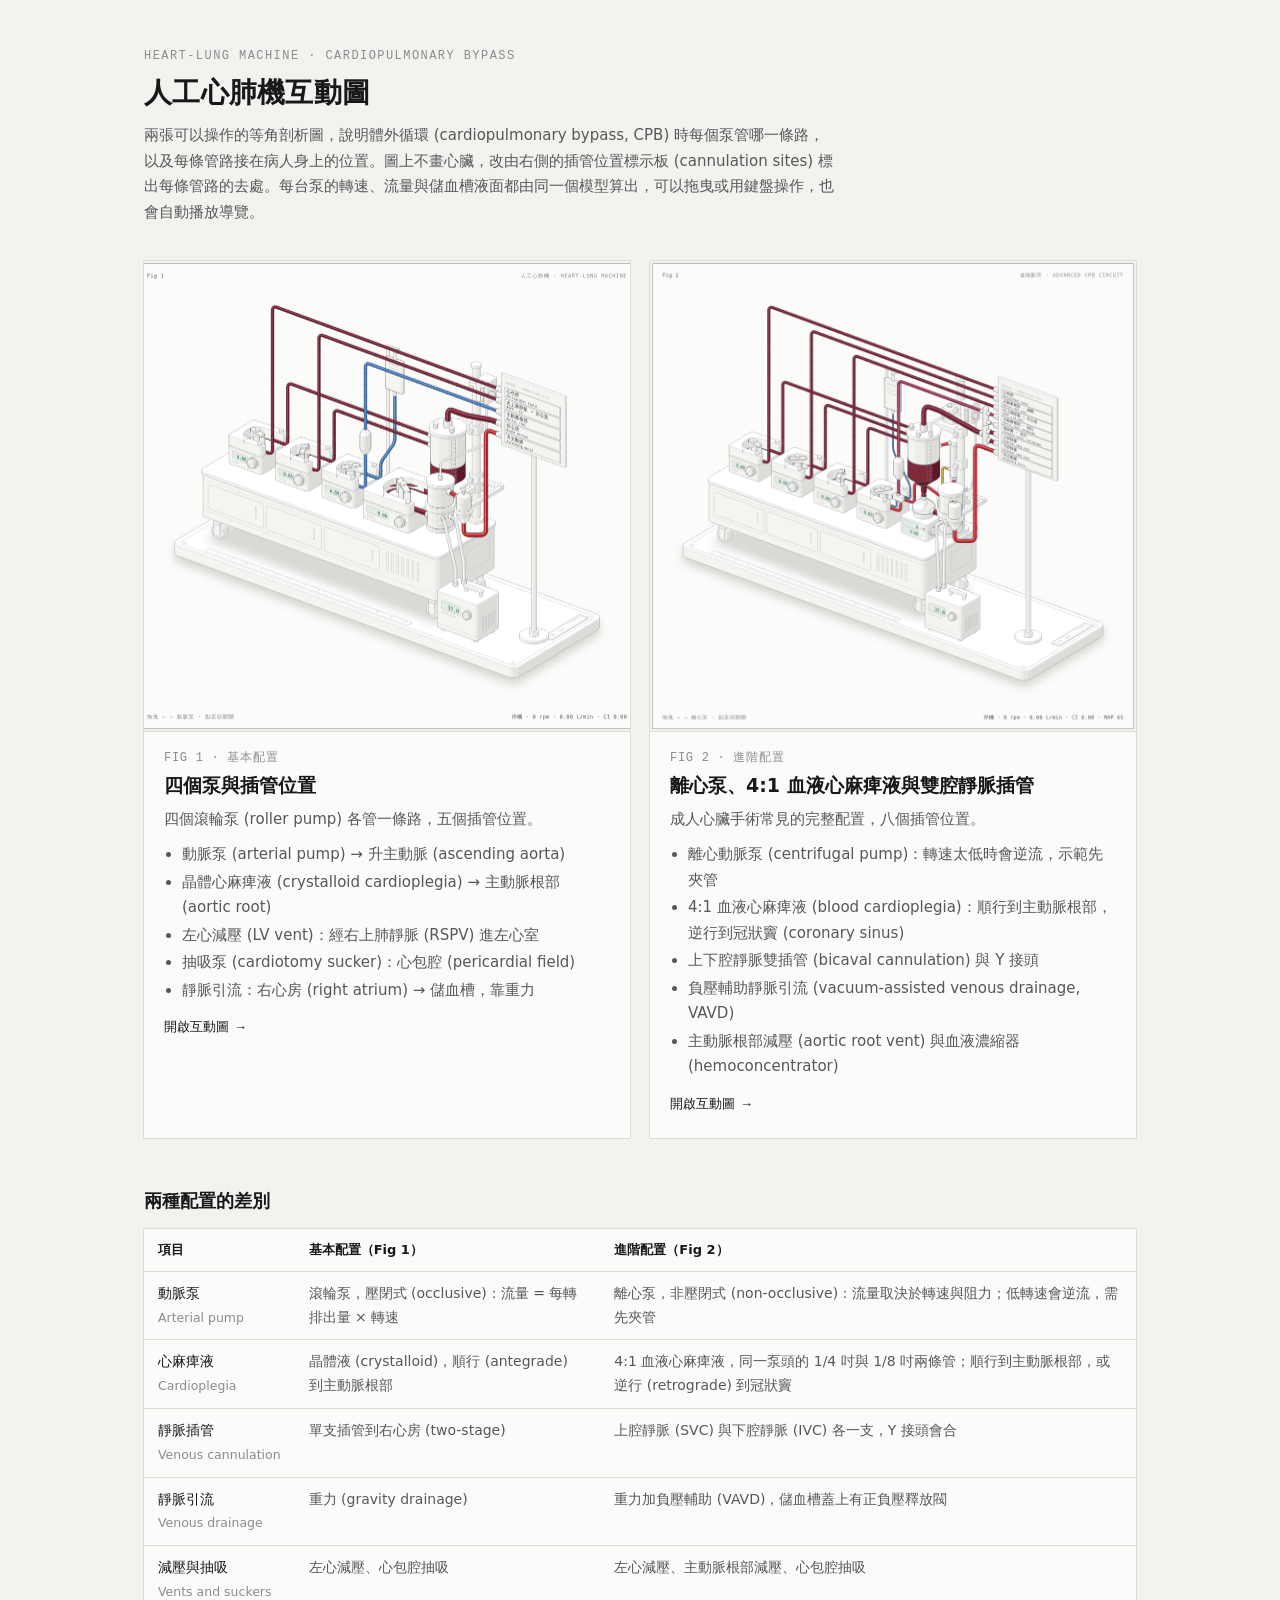
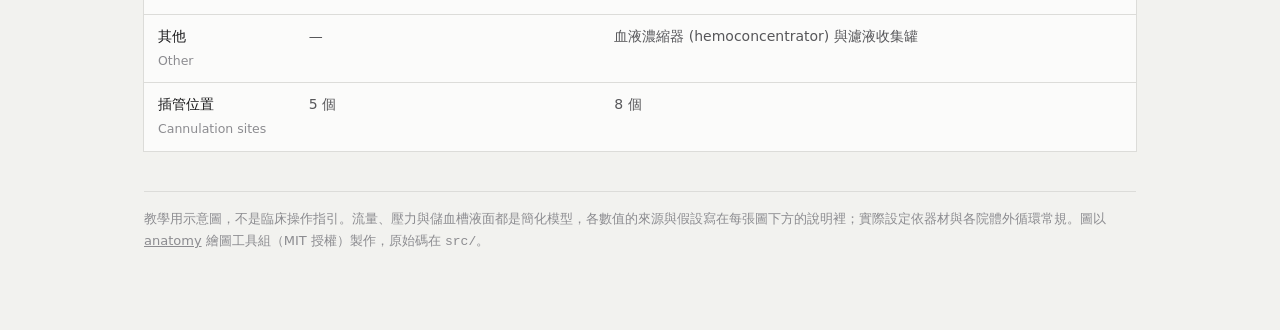
<file: index.html>
<!doctype html>
<html lang="zh-Hant">
<head>
<meta charset="utf-8">
<meta name="viewport" content="width=device-width, initial-scale=1">
<title>人工心肺機互動圖</title>
<meta name="description" content="體外循環 (cardiopulmonary bypass) 人工心肺機的等角互動圖：基本四泵配置與進階配置，標出每條管路的插管位置。">
<style>
:root {
  color-scheme: light dark;
  --page: #f2f2ef;
  --card: #fbfbfa;
  --text: #57575a;
  --strong: #18181a;
  --muted: #8c8c90;
  --line: #dcdcd9;
  --accent: #c8323a;
  --venous: #7d2a3b;
  --mono: ui-monospace, "SF Mono", Menlo, Consolas, monospace;
}
@media (prefers-color-scheme: dark) {
  :root:not([data-theme="light"]) {
    --page: #0b0b0b;
    --card: #131313;
    --text: #a3a3a3;
    --strong: #e6e6e6;
    --muted: #6e6e6e;
    --line: #2a2a2a;
    --accent: #e0646b;
    --venous: #a4485a;
  }
}
:root[data-theme="dark"] {
  --page: #0b0b0b;
  --card: #131313;
  --text: #a3a3a3;
  --strong: #e6e6e6;
  --muted: #6e6e6e;
  --line: #2a2a2a;
  --accent: #e0646b;
  --venous: #a4485a;
}
* { box-sizing: border-box; }
body {
  margin: 0;
  background: var(--page);
  color: var(--text);
  font: 15px/1.7 ui-sans-serif, system-ui, -apple-system, "PingFang TC", "Noto Sans TC", "Segoe UI", sans-serif;
  -webkit-font-smoothing: antialiased;
}
main { max-width: 1040px; margin: 0 auto; padding: 48px 24px 64px; }
.eyebrow { font: 12px/1.4 var(--mono); letter-spacing: .12em; text-transform: uppercase; color: var(--muted); margin: 0 0 10px; }
h1 { margin: 0 0 12px; color: var(--strong); font-size: 28px; line-height: 1.3; font-weight: 650; letter-spacing: .01em; }
.lead { margin: 0 0 36px; max-width: 46em; }
.cards { display: grid; grid-template-columns: repeat(2, minmax(0, 1fr)); gap: 20px; }
.card {
  display: flex;
  flex-direction: column;
  background: var(--card);
  box-shadow: 0 0 0 1px var(--line);
  color: inherit;
  text-decoration: none;
  transition: box-shadow .2s;
}
.card:hover, .card:focus-visible { box-shadow: 0 0 0 1px var(--muted); outline: none; }
.card picture, .card img { display: block; width: 100%; height: auto; aspect-ratio: 1000 / 969; object-fit: cover; }
.card img { border-bottom: 1px solid var(--line); background: var(--card); }
.card-body { padding: 18px 20px 22px; }
.card .fig { font: 12px/1.4 var(--mono); color: var(--muted); margin: 0 0 6px; letter-spacing: .06em; }
.card h2 { margin: 0 0 8px; color: var(--strong); font-size: 19px; line-height: 1.35; font-weight: 600; }
.card p { margin: 0 0 10px; }
.card ul { margin: 0; padding-left: 1.2em; }
.card li { margin: 2px 0; }
.open { display: inline-block; margin-top: 14px; font: 13px/1.4 var(--mono); color: var(--strong); }
h3 { margin: 48px 0 12px; color: var(--strong); font-size: 18px; font-weight: 600; }
.table-wrap { overflow-x: auto; background: var(--card); box-shadow: 0 0 0 1px var(--line); }
table { width: 100%; border-collapse: collapse; font-size: 14px; min-width: 560px; }
th, td { text-align: left; vertical-align: top; padding: 10px 14px; border-bottom: 1px solid var(--line); }
thead th { color: var(--strong); font-weight: 600; font-size: 13px; }
tbody th { color: var(--strong); font-weight: 500; white-space: nowrap; }
tbody tr:last-child th, tbody tr:last-child td { border-bottom: 0; }
.en { color: var(--muted); font-size: 12.5px; }
.note { margin-top: 40px; font-size: 13px; color: var(--muted); border-top: 1px solid var(--line); padding-top: 16px; }
.note a { color: inherit; }
@media (max-width: 720px) {
  main { padding: 32px 16px 48px; }
  h1 { font-size: 23px; }
  .cards { grid-template-columns: 1fr; }
}
</style>
<script>try{const m=matchMedia("(prefers-color-scheme: dark)");const t=()=>{document.documentElement.dataset.theme=m.matches?"dark":"light"};t();m.addEventListener("change",t)}catch(e){}</script>
</head>
<body>
<main>
  <p class="eyebrow">Heart-lung machine · cardiopulmonary bypass</p>
  <h1>人工心肺機互動圖</h1>
  <p class="lead">兩張可以操作的等角剖析圖，說明體外循環 (cardiopulmonary bypass, CPB) 時每個泵管哪一條路，以及每條管路接在病人身上的位置。圖上不畫心臟，改由右側的插管位置標示板 (cannulation sites) 標出每條管路的去處。每台泵的轉速、流量與儲血槽液面都由同一個模型算出，可以拖曳或用鍵盤操作，也會自動播放導覽。</p>

  <div class="cards">
    <a class="card" href="cpb-machine.html">
      <picture>
        <source srcset="assets/cpb-machine-dark.png" media="(prefers-color-scheme: dark)">
        <img src="assets/cpb-machine.png" alt="基本四泵人工心肺機的等角圖：四個滾輪泵、儲血槽、氧合器與插管位置標示板" width="1000" height="969" loading="lazy">
      </picture>
      <div class="card-body">
        <p class="fig">FIG 1 · 基本配置</p>
        <h2>四個泵與插管位置</h2>
        <p>四個滾輪泵 (roller pump) 各管一條路，五個插管位置。</p>
        <ul>
          <li>動脈泵 (arterial pump) → 升主動脈 (ascending aorta)</li>
          <li>晶體心麻痺液 (crystalloid cardioplegia) → 主動脈根部 (aortic root)</li>
          <li>左心減壓 (LV vent)：經右上肺靜脈 (RSPV) 進左心室</li>
          <li>抽吸泵 (cardiotomy sucker)：心包腔 (pericardial field)</li>
          <li>靜脈引流：右心房 (right atrium) → 儲血槽，靠重力</li>
        </ul>
        <span class="open">開啟互動圖 →</span>
      </div>
    </a>
    <a class="card" href="cpb-advanced.html">
      <picture>
        <source srcset="assets/cpb-advanced-dark.png" media="(prefers-color-scheme: dark)">
        <img src="assets/cpb-advanced.png" alt="進階人工心肺機的等角圖：離心泵、4:1 血液心麻痺液、雙腔靜脈插管、負壓引流與血液濃縮器" width="1000" height="969" loading="lazy">
      </picture>
      <div class="card-body">
        <p class="fig">FIG 2 · 進階配置</p>
        <h2>離心泵、4:1 血液心麻痺液與雙腔靜脈插管</h2>
        <p>成人心臟手術常見的完整配置，八個插管位置。</p>
        <ul>
          <li>離心動脈泵 (centrifugal pump)：轉速太低時會逆流，示範先夾管</li>
          <li>4:1 血液心麻痺液 (blood cardioplegia)：順行到主動脈根部，逆行到冠狀竇 (coronary sinus)</li>
          <li>上下腔靜脈雙插管 (bicaval cannulation) 與 Y 接頭</li>
          <li>負壓輔助靜脈引流 (vacuum-assisted venous drainage, VAVD)</li>
          <li>主動脈根部減壓 (aortic root vent) 與血液濃縮器 (hemoconcentrator)</li>
        </ul>
        <span class="open">開啟互動圖 →</span>
      </div>
    </a>
  </div>

  <h3>兩種配置的差別</h3>
  <div class="table-wrap">
    <table>
      <thead>
        <tr><th scope="col">項目</th><th scope="col">基本配置（Fig 1）</th><th scope="col">進階配置（Fig 2）</th></tr>
      </thead>
      <tbody>
        <tr><th scope="row">動脈泵<br><span class="en">Arterial pump</span></th><td>滾輪泵，壓閉式 (occlusive)：流量 = 每轉排出量 × 轉速</td><td>離心泵，非壓閉式 (non-occlusive)：流量取決於轉速與阻力；低轉速會逆流，需先夾管</td></tr>
        <tr><th scope="row">心麻痺液<br><span class="en">Cardioplegia</span></th><td>晶體液 (crystalloid)，順行 (antegrade) 到主動脈根部</td><td>4:1 血液心麻痺液，同一泵頭的 1/4 吋與 1/8 吋兩條管；順行到主動脈根部，或逆行 (retrograde) 到冠狀竇</td></tr>
        <tr><th scope="row">靜脈插管<br><span class="en">Venous cannulation</span></th><td>單支插管到右心房 (two-stage)</td><td>上腔靜脈 (SVC) 與下腔靜脈 (IVC) 各一支，Y 接頭會合</td></tr>
        <tr><th scope="row">靜脈引流<br><span class="en">Venous drainage</span></th><td>重力 (gravity drainage)</td><td>重力加負壓輔助 (VAVD)，儲血槽蓋上有正負壓釋放閥</td></tr>
        <tr><th scope="row">減壓與抽吸<br><span class="en">Vents and suckers</span></th><td>左心減壓、心包腔抽吸</td><td>左心減壓、主動脈根部減壓、心包腔抽吸</td></tr>
        <tr><th scope="row">其他<br><span class="en">Other</span></th><td>—</td><td>血液濃縮器 (hemoconcentrator) 與濾液收集罐</td></tr>
        <tr><th scope="row">插管位置<br><span class="en">Cannulation sites</span></th><td>5 個</td><td>8 個</td></tr>
      </tbody>
    </table>
  </div>

  <p class="note">教學用示意圖，不是臨床操作指引。流量、壓力與儲血槽液面都是簡化模型，各數值的來源與假設寫在每張圖下方的說明裡；實際設定依器材與各院體外循環常規。圖以 <a href="https://github.com/wheresryan22/anatomy">anatomy</a> 繪圖工具組（MIT 授權）製作，原始碼在 <code>src/</code>。</p>
</main>
</body>
</html>
</file>
